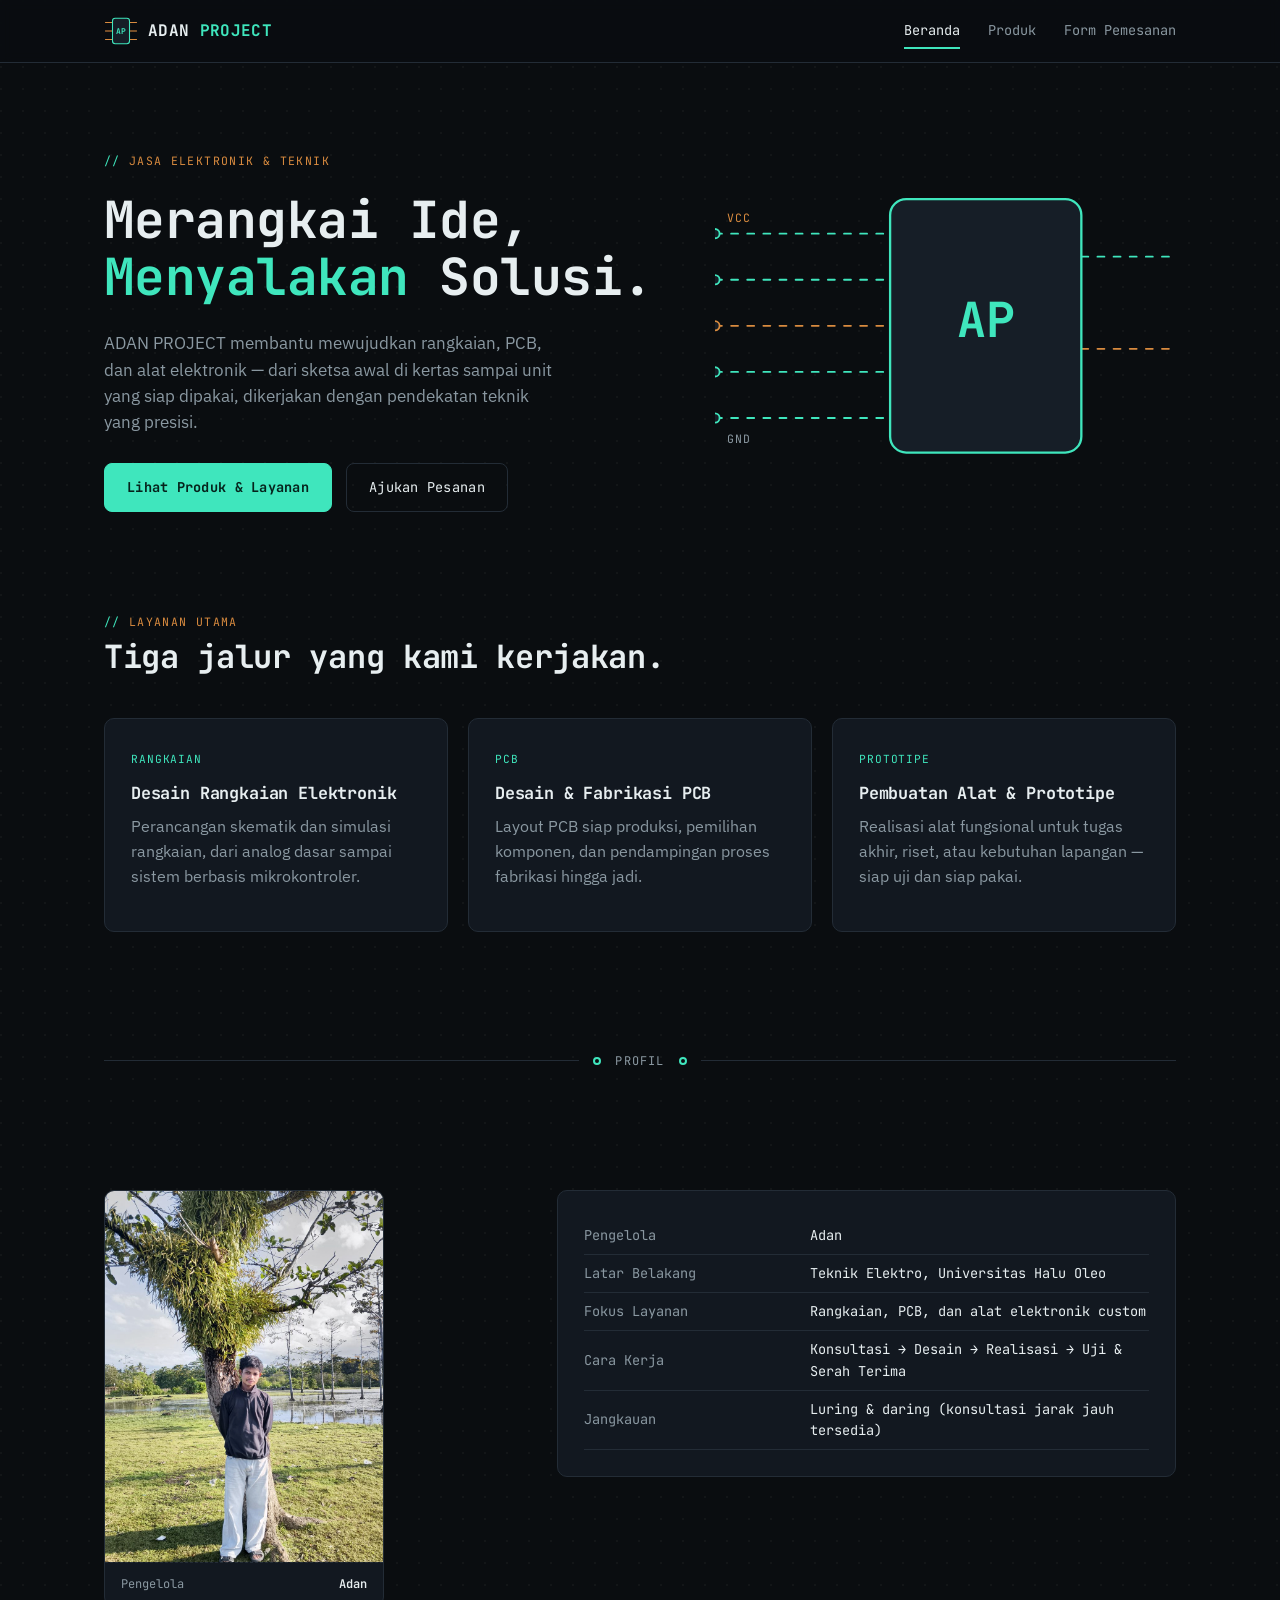
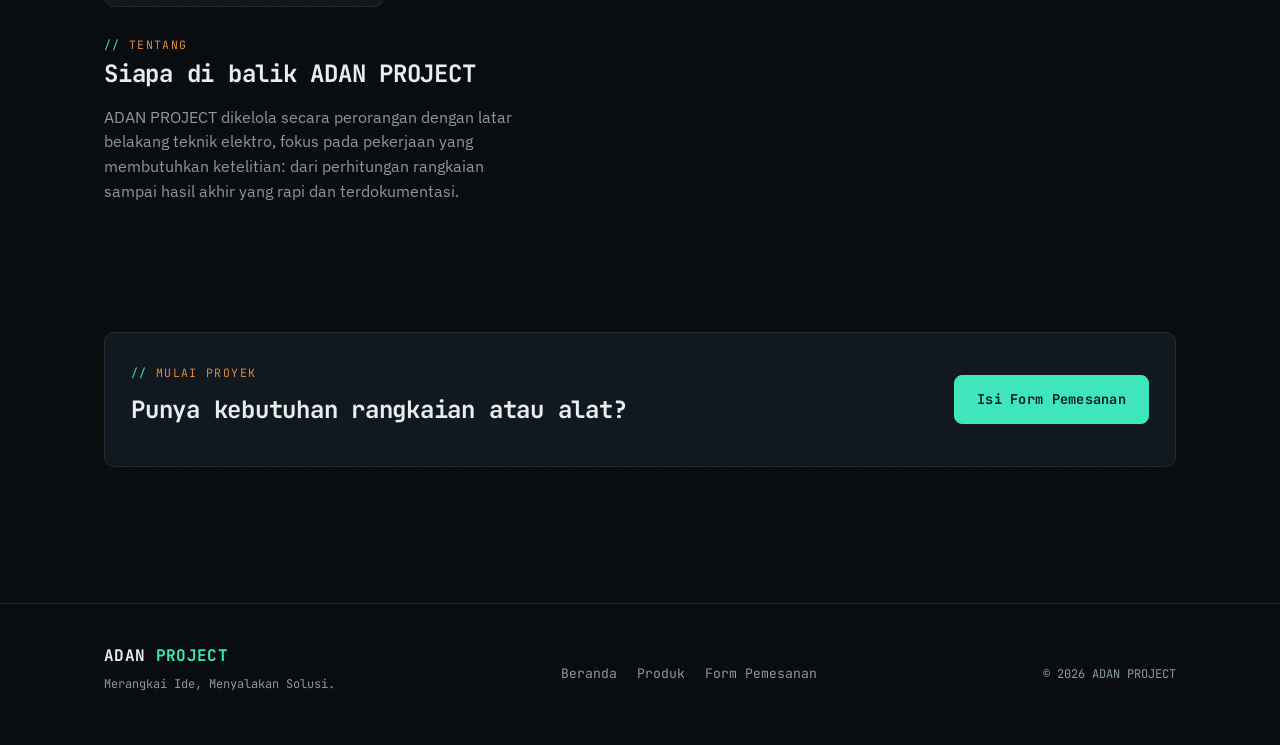
<file: index.html>
<!DOCTYPE html>
<html lang="id">
<head>
<meta charset="UTF-8">
<meta name="viewport" content="width=device-width, initial-scale=1.0">
<title>ADAN PROJECT — Jasa Elektronik &amp; Teknik</title>
<meta name="description" content="ADAN PROJECT — jasa desain rangkaian, PCB, dan pembuatan alat elektronik. Merangkai ide, menyalakan solusi.">
<link rel="preconnect" href="https://fonts.googleapis.com">
<link href="https://fonts.googleapis.com/css2?family=JetBrains+Mono:wght@400;600;700&family=IBM+Plex+Sans:wght@400;500;600&display=swap" rel="stylesheet">
<link rel="stylesheet" href="assets/style.css">
</head>
<body>

<header class="navbar">
  <div class="nav-inner">
    <a class="brand" href="index.html" aria-label="ADAN PROJECT — Beranda">
      <svg class="logo-mark" viewBox="0 0 64 64" width="34" height="34" aria-hidden="true">
        <line class="pin" x1="2" y1="16" x2="16" y2="16"/>
        <line class="pin" x1="2" y1="32" x2="16" y2="32"/>
        <line class="pin" x1="2" y1="48" x2="16" y2="48"/>
        <line class="pin" x1="48" y1="16" x2="62" y2="16"/>
        <line class="pin" x1="48" y1="32" x2="62" y2="32"/>
        <line class="pin" x1="48" y1="48" x2="62" y2="48"/>
        <rect class="body" x="16" y="8" width="32" height="48" rx="5"/>
        <text class="mono" x="32" y="37" font-size="15" text-anchor="middle">AP</text>
      </svg>
      <span class="brand-name">ADAN <span>PROJECT</span></span>
    </a>
    <button class="nav-toggle" aria-label="Buka menu navigasi">≡</button>
    <nav class="nav-links">
      <a href="index.html">Beranda</a>
      <a href="produk.html">Produk</a>
      <a href="pesan.html">Form Pemesanan</a>
    </nav>
  </div>
</header>

<main>
  <section class="hero">
    <div class="wrap hero-grid">
      <div>
        <span class="eyebrow">Jasa Elektronik &amp; Teknik</span>
        <h1>Merangkai Ide,<br><span class="accent">Menyalakan</span> Solusi.</h1>
        <p class="lead">ADAN PROJECT membantu mewujudkan rangkaian, PCB, dan alat elektronik — dari sketsa awal di kertas sampai unit yang siap dipakai, dikerjakan dengan pendekatan teknik yang presisi.</p>
        <div class="cta-row">
          <a class="btn btn-primary" href="produk.html">Lihat Produk &amp; Layanan</a>
          <a class="btn btn-ghost" href="pesan.html">Ajukan Pesanan</a>
        </div>
      </div>
      <div>
        <svg class="circuit-art" viewBox="0 0 400 300" xmlns="http://www.w3.org/2000/svg" role="img" aria-label="Ilustrasi skematik papan sirkuit">
          <path class="trace-line" d="M0,70 L152,70"/>
          <path class="trace-line" d="M0,110 L152,110"/>
          <path class="trace-line copper" d="M0,150 L152,150"/>
          <path class="trace-line" d="M0,190 L152,190"/>
          <path class="trace-line" d="M0,230 L152,230"/>
          <path class="trace-line" d="M318,90 L400,90"/>
          <path class="trace-line copper" d="M318,170 L400,170"/>
          <circle class="node" cx="0" cy="70" r="4"/>
          <circle class="node" cx="0" cy="110" r="4"/>
          <circle class="node copper" cx="0" cy="150" r="4"/>
          <circle class="node" cx="0" cy="190" r="4"/>
          <circle class="node" cx="0" cy="230" r="4"/>
          <rect x="152" y="40" width="166" height="220" rx="14" style="fill:var(--panel-2);stroke:var(--trace);stroke-width:2;"/>
          <text x="235" y="160" text-anchor="middle" style="fill:var(--trace);font-family:var(--font-display);font-weight:700;font-size:42px;">AP</text>
          <text x="10" y="60" style="fill:var(--copper);font-family:var(--font-display);font-size:10px;letter-spacing:1px;">VCC</text>
          <text x="10" y="252" style="fill:var(--muted);font-family:var(--font-display);font-size:10px;letter-spacing:1px;">GND</text>
        </svg>
      </div>
    </div>
  </section>

  <section>
    <div class="wrap">
      <div class="section-head">
        <span class="eyebrow">Layanan Utama</span>
        <h2>Tiga jalur yang kami kerjakan.</h2>
      </div>
      <div class="grid-3">
        <div class="card">
          <span class="tag">Rangkaian</span>
          <h3>Desain Rangkaian Elektronik</h3>
          <p class="muted">Perancangan skematik dan simulasi rangkaian, dari analog dasar sampai sistem berbasis mikrokontroler.</p>
        </div>
        <div class="card">
          <span class="tag">PCB</span>
          <h3>Desain &amp; Fabrikasi PCB</h3>
          <p class="muted">Layout PCB siap produksi, pemilihan komponen, dan pendampingan proses fabrikasi hingga jadi.</p>
        </div>
        <div class="card">
          <span class="tag">Prototipe</span>
          <h3>Pembuatan Alat &amp; Prototipe</h3>
          <p class="muted">Realisasi alat fungsional untuk tugas akhir, riset, atau kebutuhan lapangan — siap uji dan siap pakai.</p>
        </div>
      </div>
    </div>
  </section>

  <div class="wrap">
    <div class="via-divider"><span class="ln"></span><span class="dot"></span><span class="label">Profil</span><span class="dot"></span><span class="ln"></span></div>
  </div>

  <section>
    <div class="wrap about-grid">
      <div>
        <div class="photo-card">
          <img src="assets/owner.jpg" alt="Adan, pengelola ADAN PROJECT" loading="lazy">
          <div class="photo-caption"><span>Pengelola</span><b>Adan</b></div>
        </div>
        <span class="eyebrow">Tentang</span>
        <h2>Siapa di balik ADAN PROJECT</h2>
        <p class="muted">ADAN PROJECT dikelola secara perorangan dengan latar belakang teknik elektro, fokus pada pekerjaan yang membutuhkan ketelitian: dari perhitungan rangkaian sampai hasil akhir yang rapi dan terdokumentasi.</p>
      </div>
      <div class="card">
        <table class="spec-table">
          <tr><td>Pengelola</td><td>Adan</td></tr>
          <tr><td>Latar Belakang</td><td>Teknik Elektro, Universitas Halu Oleo</td></tr>
          <tr><td>Fokus Layanan</td><td>Rangkaian, PCB, dan alat elektronik custom</td></tr>
          <tr><td>Cara Kerja</td><td>Konsultasi → Desain → Realisasi → Uji &amp; Serah Terima</td></tr>
          <tr><td>Jangkauan</td><td>Luring &amp; daring (konsultasi jarak jauh tersedia)</td></tr>
        </table>
      </div>
    </div>
  </section>

  <section>
    <div class="wrap">
      <div class="card" style="display:flex;justify-content:space-between;align-items:center;gap:20px;flex-wrap:wrap;">
        <div>
          <span class="eyebrow">Mulai Proyek</span>
          <h2 style="margin-top:.3em;">Punya kebutuhan rangkaian atau alat?</h2>
        </div>
        <a class="btn btn-primary" href="pesan.html">Isi Form Pemesanan</a>
      </div>
    </div>
  </section>
</main>

<footer>
  <div class="wrap footer-grid">
    <div>
      <div class="brand-name">ADAN <span style="color:var(--trace);">PROJECT</span></div>
      <p class="copyline" style="margin-top:6px;">Merangkai Ide, Menyalakan Solusi.</p>
    </div>
    <nav class="footer-links">
      <a href="index.html">Beranda</a>
      <a href="produk.html">Produk</a>
      <a href="pesan.html">Form Pemesanan</a>
    </nav>
    <div class="copyline">© 2026 ADAN PROJECT</div>
  </div>
</footer>

<script src="assets/script.js"></script>
</body>
</html>
</file>
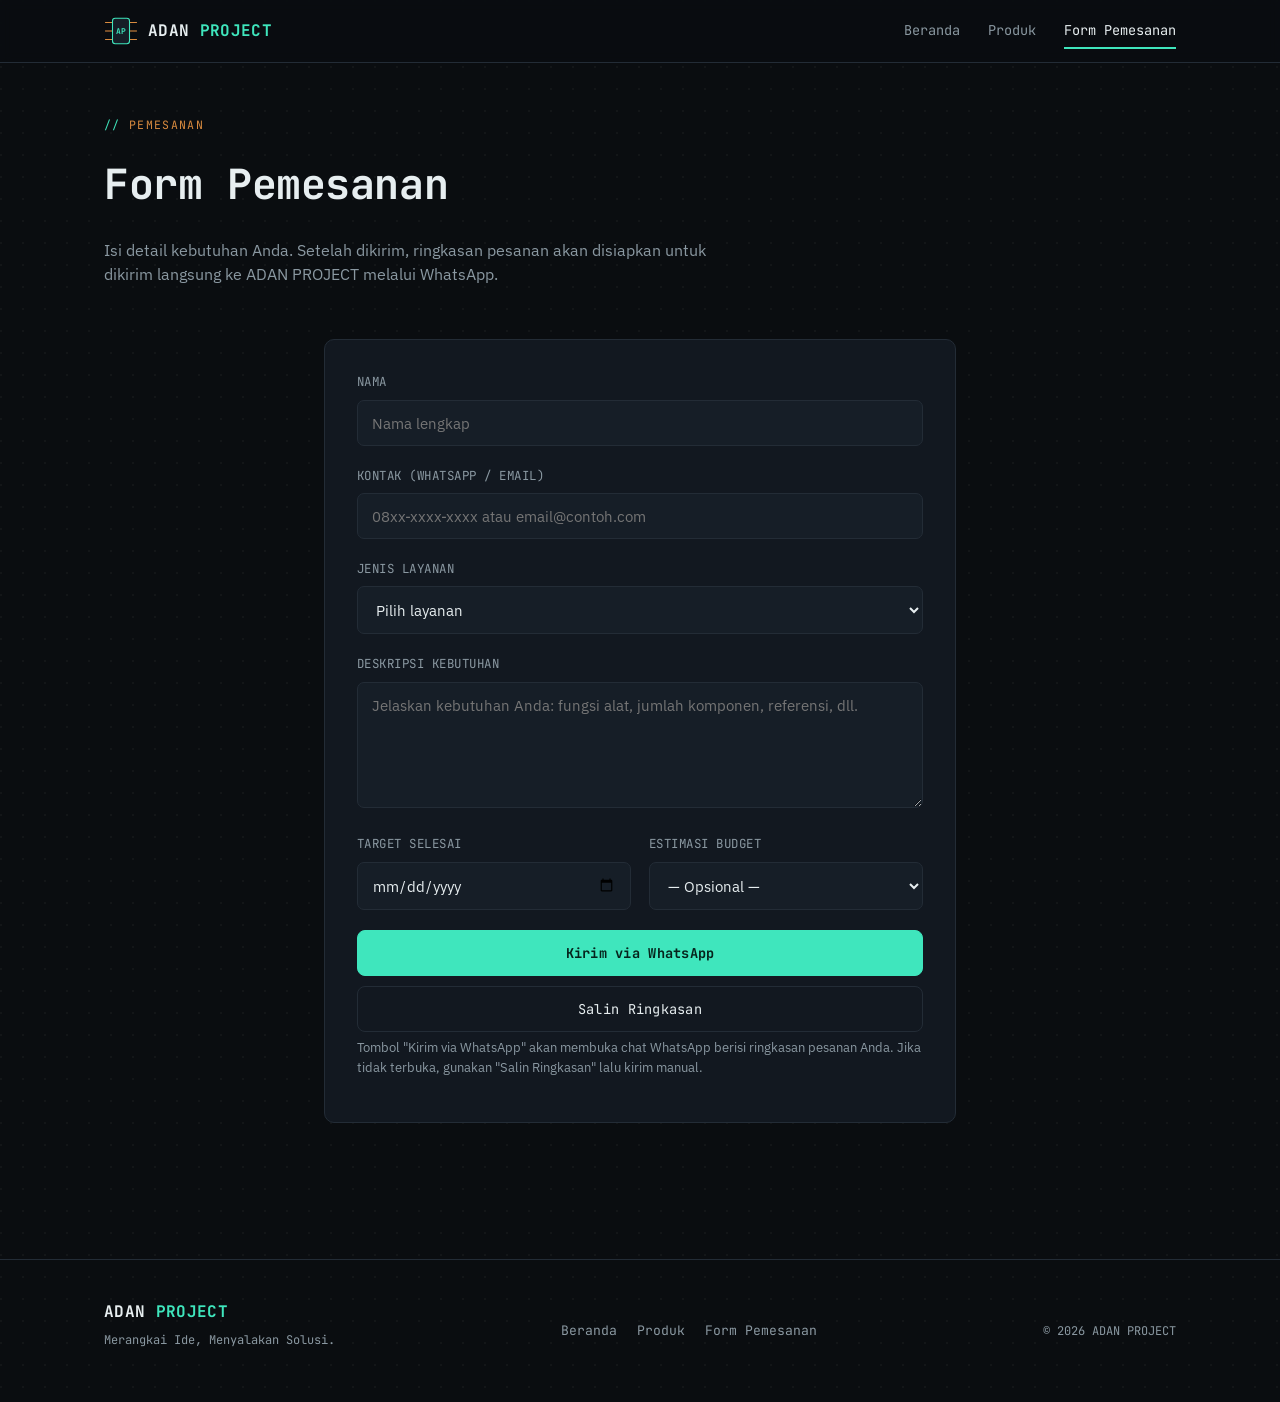
<file: pesan.html>
<!DOCTYPE html>
<html lang="id">
<head>
<meta charset="UTF-8">
<meta name="viewport" content="width=device-width, initial-scale=1.0">
<title>Form Pemesanan — ADAN PROJECT</title>
<meta name="description" content="Form pemesanan layanan ADAN PROJECT — desain rangkaian, PCB, dan pembuatan alat elektronik.">
<link rel="preconnect" href="https://fonts.googleapis.com">
<link href="https://fonts.googleapis.com/css2?family=JetBrains+Mono:wght@400;600;700&family=IBM+Plex+Sans:wght@400;500;600&display=swap" rel="stylesheet">
<link rel="stylesheet" href="assets/style.css">
</head>
<body>

<header class="navbar">
  <div class="nav-inner">
    <a class="brand" href="index.html" aria-label="ADAN PROJECT — Beranda">
      <svg class="logo-mark" viewBox="0 0 64 64" width="34" height="34" aria-hidden="true">
        <line class="pin" x1="2" y1="16" x2="16" y2="16"/>
        <line class="pin" x1="2" y1="32" x2="16" y2="32"/>
        <line class="pin" x1="2" y1="48" x2="16" y2="48"/>
        <line class="pin" x1="48" y1="16" x2="62" y2="16"/>
        <line class="pin" x1="48" y1="32" x2="62" y2="32"/>
        <line class="pin" x1="48" y1="48" x2="62" y2="48"/>
        <rect class="body" x="16" y="8" width="32" height="48" rx="5"/>
        <text class="mono" x="32" y="37" font-size="15" text-anchor="middle">AP</text>
      </svg>
      <span class="brand-name">ADAN <span>PROJECT</span></span>
    </a>
    <button class="nav-toggle" aria-label="Buka menu navigasi">≡</button>
    <nav class="nav-links">
      <a href="index.html">Beranda</a>
      <a href="produk.html">Produk</a>
      <a href="pesan.html">Form Pemesanan</a>
    </nav>
  </div>
</header>

<main>
  <section style="padding-top:48px;padding-bottom:8px;">
    <div class="wrap section-head">
      <span class="eyebrow">Pemesanan</span>
      <h1 style="font-size:clamp(1.8rem,4vw,2.6rem);margin-top:.4em;">Form Pemesanan</h1>
      <p class="muted" style="max-width:62ch;">Isi detail kebutuhan Anda. Setelah dikirim, ringkasan pesanan akan disiapkan untuk dikirim langsung ke ADAN PROJECT melalui WhatsApp.</p>
    </div>
  </section>

  <section style="padding-top:8px;">
    <div class="wrap" style="max-width:680px;">
      <form id="orderForm" class="form-card" novalidate>

        <div class="field">
          <label for="nama">Nama</label>
          <input type="text" id="nama" name="nama" placeholder="Nama lengkap" required>
        </div>

        <div class="field">
          <label for="kontak">Kontak (WhatsApp / Email)</label>
          <input type="text" id="kontak" name="kontak" placeholder="08xx-xxxx-xxxx atau email@contoh.com" required>
        </div>

        <div class="field">
          <label for="layanan">Jenis Layanan</label>
          <select id="layanan" name="layanan" required>
            <option value="" disabled selected>Pilih layanan</option>
            <option value="Desain Rangkaian Elektronik">Desain Rangkaian Elektronik</option>
            <option value="Desain & Fabrikasi PCB">Desain &amp; Fabrikasi PCB</option>
            <option value="Pembuatan Alat / Prototipe">Pembuatan Alat / Prototipe</option>
            <option value="Pemrograman Mikrokontroler">Pemrograman Mikrokontroler</option>
            <option value="Konsultasi & Reparasi Elektronik">Konsultasi &amp; Reparasi Elektronik</option>
            <option value="Lainnya">Lainnya</option>
          </select>
        </div>

        <div class="field">
          <label for="deskripsi">Deskripsi Kebutuhan</label>
          <textarea id="deskripsi" name="deskripsi" rows="5" placeholder="Jelaskan kebutuhan Anda: fungsi alat, jumlah komponen, referensi, dll." required></textarea>
        </div>

        <div class="field-row">
          <div class="field">
            <label for="deadline">Target Selesai</label>
            <input type="date" id="deadline" name="deadline">
          </div>
          <div class="field">
            <label for="budget">Estimasi Budget</label>
            <select id="budget" name="budget">
              <option value="" selected>— Opsional —</option>
              <option value="< Rp200.000">&lt; Rp200.000</option>
              <option value="Rp200.000 – Rp500.000">Rp200.000 – Rp500.000</option>
              <option value="Rp500.000 – Rp1.500.000">Rp500.000 – Rp1.500.000</option>
              <option value="> Rp1.500.000">&gt; Rp1.500.000</option>
              <option value="Belum tahu / minta saran">Belum tahu / minta saran</option>
            </select>
          </div>
        </div>

        <button type="submit" class="btn btn-primary btn-block">Kirim via WhatsApp</button>
        <button type="button" id="copySummaryBtn" class="btn btn-ghost btn-block" style="margin-top:10px;">Salin Ringkasan</button>

        <p class="hint">Tombol "Kirim via WhatsApp" akan membuka chat WhatsApp berisi ringkasan pesanan Anda. Jika tidak terbuka, gunakan "Salin Ringkasan" lalu kirim manual.</p>
        <div id="statusMsg" role="status"></div>
      </form>
    </div>
  </section>
</main>

<footer>
  <div class="wrap footer-grid">
    <div>
      <div class="brand-name">ADAN <span style="color:var(--trace);">PROJECT</span></div>
      <p class="copyline" style="margin-top:6px;">Merangkai Ide, Menyalakan Solusi.</p>
    </div>
    <nav class="footer-links">
      <a href="index.html">Beranda</a>
      <a href="produk.html">Produk</a>
      <a href="pesan.html">Form Pemesanan</a>
    </nav>
    <div class="copyline">© 2026 ADAN PROJECT</div>
  </div>
</footer>

<script src="assets/script.js"></script>
</body>
</html>
</file>
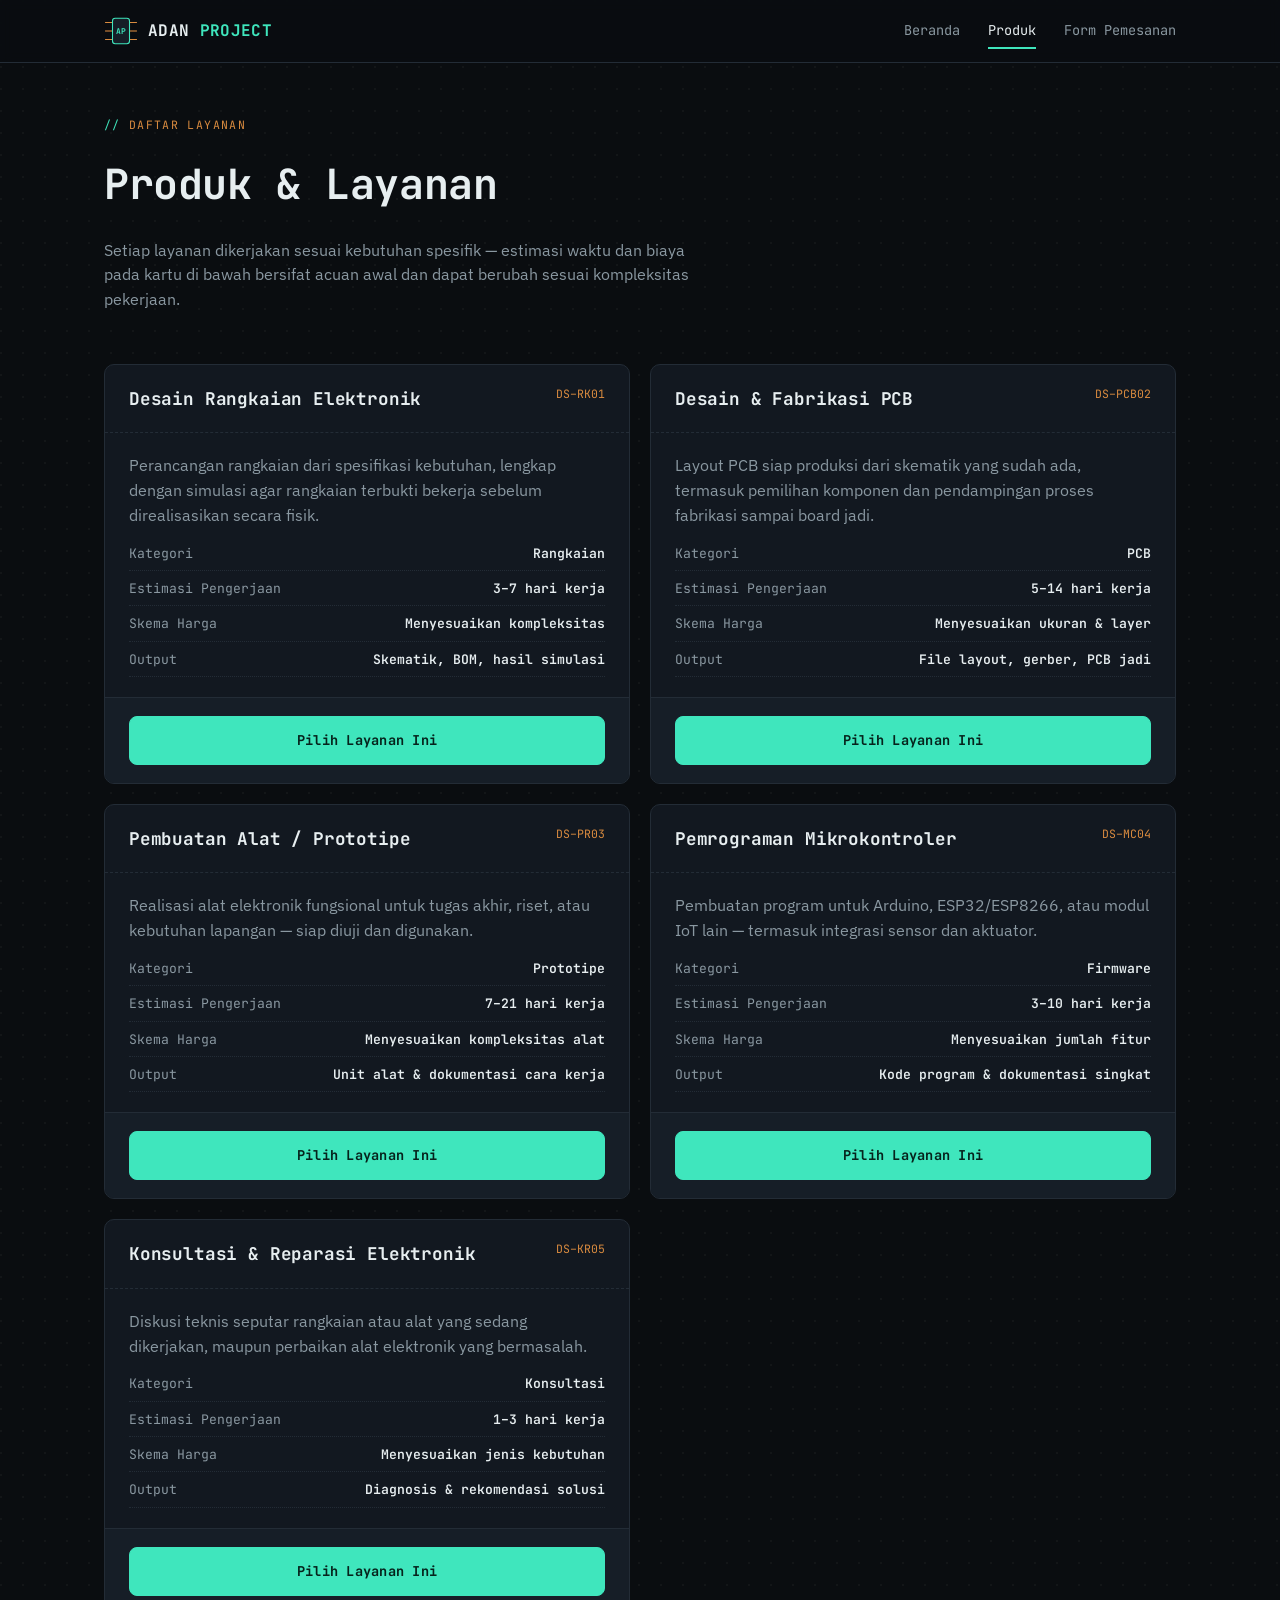
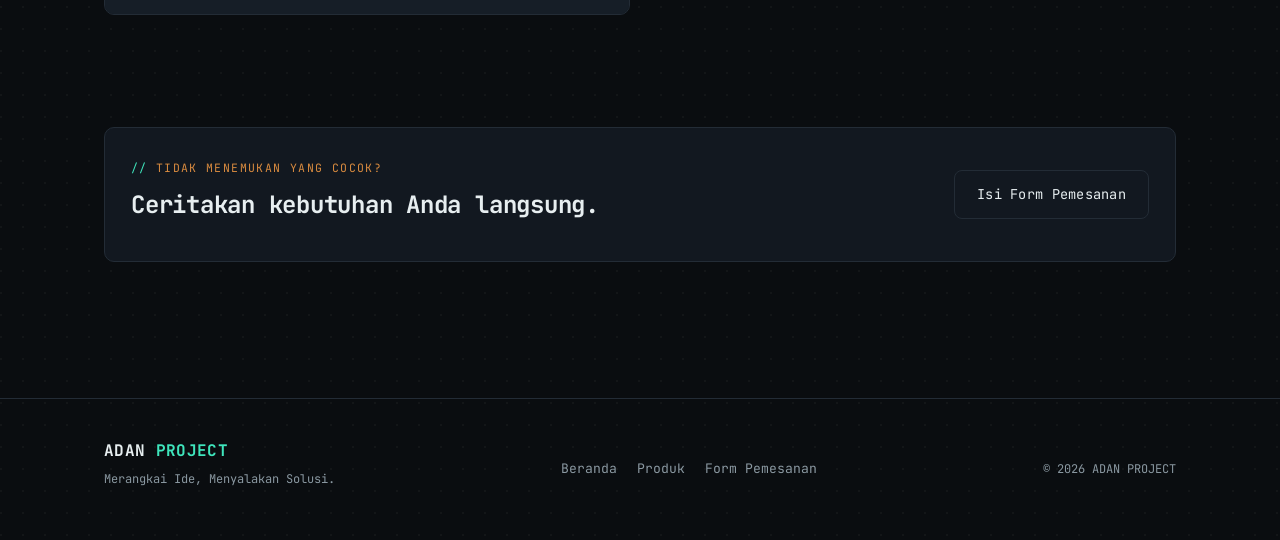
<file: produk.html>
<!DOCTYPE html>
<html lang="id">
<head>
<meta charset="UTF-8">
<meta name="viewport" content="width=device-width, initial-scale=1.0">
<title>Produk &amp; Layanan — ADAN PROJECT</title>
<meta name="description" content="Daftar layanan ADAN PROJECT: desain rangkaian, desain & fabrikasi PCB, pembuatan alat/prototipe, pemrograman mikrokontroler, dan konsultasi.">
<link rel="preconnect" href="https://fonts.googleapis.com">
<link href="https://fonts.googleapis.com/css2?family=JetBrains+Mono:wght@400;600;700&family=IBM+Plex+Sans:wght@400;500;600&display=swap" rel="stylesheet">
<link rel="stylesheet" href="assets/style.css">
</head>
<body>

<header class="navbar">
  <div class="nav-inner">
    <a class="brand" href="index.html" aria-label="ADAN PROJECT — Beranda">
      <svg class="logo-mark" viewBox="0 0 64 64" width="34" height="34" aria-hidden="true">
        <line class="pin" x1="2" y1="16" x2="16" y2="16"/>
        <line class="pin" x1="2" y1="32" x2="16" y2="32"/>
        <line class="pin" x1="2" y1="48" x2="16" y2="48"/>
        <line class="pin" x1="48" y1="16" x2="62" y2="16"/>
        <line class="pin" x1="48" y1="32" x2="62" y2="32"/>
        <line class="pin" x1="48" y1="48" x2="62" y2="48"/>
        <rect class="body" x="16" y="8" width="32" height="48" rx="5"/>
        <text class="mono" x="32" y="37" font-size="15" text-anchor="middle">AP</text>
      </svg>
      <span class="brand-name">ADAN <span>PROJECT</span></span>
    </a>
    <button class="nav-toggle" aria-label="Buka menu navigasi">≡</button>
    <nav class="nav-links">
      <a href="index.html">Beranda</a>
      <a href="produk.html">Produk</a>
      <a href="pesan.html">Form Pemesanan</a>
    </nav>
  </div>
</header>

<main>
  <section style="padding-top:48px;padding-bottom:8px;">
    <div class="wrap section-head">
      <span class="eyebrow">Daftar Layanan</span>
      <h1 style="font-size:clamp(1.8rem,4vw,2.6rem);margin-top:.4em;">Produk &amp; Layanan</h1>
      <p class="muted" style="max-width:62ch;">Setiap layanan dikerjakan sesuai kebutuhan spesifik — estimasi waktu dan biaya pada kartu di bawah bersifat acuan awal dan dapat berubah sesuai kompleksitas pekerjaan.</p>
    </div>
  </section>

  <section style="padding-top:8px;">
    <div class="wrap grid-2">

      <article class="ds-card">
        <div class="ds-head">
          <h3>Desain Rangkaian Elektronik</h3>
          <span class="ds-code">DS–RK01</span>
        </div>
        <div class="ds-body">
          <p class="muted">Perancangan rangkaian dari spesifikasi kebutuhan, lengkap dengan simulasi agar rangkaian terbukti bekerja sebelum direalisasikan secara fisik.</p>
          <ul class="spec-list">
            <li><span>Kategori</span><b>Rangkaian</b></li>
            <li><span>Estimasi Pengerjaan</span><b>3–7 hari kerja</b></li>
            <li><span>Skema Harga</span><b>Menyesuaikan kompleksitas</b></li>
            <li><span>Output</span><b>Skematik, BOM, hasil simulasi</b></li>
          </ul>
        </div>
        <div class="ds-foot">
          <a class="btn btn-primary btn-block" href="pesan.html?layanan=Desain%20Rangkaian%20Elektronik">Pilih Layanan Ini</a>
        </div>
      </article>

      <article class="ds-card">
        <div class="ds-head">
          <h3>Desain &amp; Fabrikasi PCB</h3>
          <span class="ds-code">DS–PCB02</span>
        </div>
        <div class="ds-body">
          <p class="muted">Layout PCB siap produksi dari skematik yang sudah ada, termasuk pemilihan komponen dan pendampingan proses fabrikasi sampai board jadi.</p>
          <ul class="spec-list">
            <li><span>Kategori</span><b>PCB</b></li>
            <li><span>Estimasi Pengerjaan</span><b>5–14 hari kerja</b></li>
            <li><span>Skema Harga</span><b>Menyesuaikan ukuran &amp; layer</b></li>
            <li><span>Output</span><b>File layout, gerber, PCB jadi</b></li>
          </ul>
        </div>
        <div class="ds-foot">
          <a class="btn btn-primary btn-block" href="pesan.html?layanan=Desain%20%26%20Fabrikasi%20PCB">Pilih Layanan Ini</a>
        </div>
      </article>

      <article class="ds-card">
        <div class="ds-head">
          <h3>Pembuatan Alat / Prototipe</h3>
          <span class="ds-code">DS–PR03</span>
        </div>
        <div class="ds-body">
          <p class="muted">Realisasi alat elektronik fungsional untuk tugas akhir, riset, atau kebutuhan lapangan — siap diuji dan digunakan.</p>
          <ul class="spec-list">
            <li><span>Kategori</span><b>Prototipe</b></li>
            <li><span>Estimasi Pengerjaan</span><b>7–21 hari kerja</b></li>
            <li><span>Skema Harga</span><b>Menyesuaikan kompleksitas alat</b></li>
            <li><span>Output</span><b>Unit alat &amp; dokumentasi cara kerja</b></li>
          </ul>
        </div>
        <div class="ds-foot">
          <a class="btn btn-primary btn-block" href="pesan.html?layanan=Pembuatan%20Alat%20%2F%20Prototipe">Pilih Layanan Ini</a>
        </div>
      </article>

      <article class="ds-card">
        <div class="ds-head">
          <h3>Pemrograman Mikrokontroler</h3>
          <span class="ds-code">DS–MC04</span>
        </div>
        <div class="ds-body">
          <p class="muted">Pembuatan program untuk Arduino, ESP32/ESP8266, atau modul IoT lain — termasuk integrasi sensor dan aktuator.</p>
          <ul class="spec-list">
            <li><span>Kategori</span><b>Firmware</b></li>
            <li><span>Estimasi Pengerjaan</span><b>3–10 hari kerja</b></li>
            <li><span>Skema Harga</span><b>Menyesuaikan jumlah fitur</b></li>
            <li><span>Output</span><b>Kode program &amp; dokumentasi singkat</b></li>
          </ul>
        </div>
        <div class="ds-foot">
          <a class="btn btn-primary btn-block" href="pesan.html?layanan=Pemrograman%20Mikrokontroler">Pilih Layanan Ini</a>
        </div>
      </article>

      <article class="ds-card">
        <div class="ds-head">
          <h3>Konsultasi &amp; Reparasi Elektronik</h3>
          <span class="ds-code">DS–KR05</span>
        </div>
        <div class="ds-body">
          <p class="muted">Diskusi teknis seputar rangkaian atau alat yang sedang dikerjakan, maupun perbaikan alat elektronik yang bermasalah.</p>
          <ul class="spec-list">
            <li><span>Kategori</span><b>Konsultasi</b></li>
            <li><span>Estimasi Pengerjaan</span><b>1–3 hari kerja</b></li>
            <li><span>Skema Harga</span><b>Menyesuaikan jenis kebutuhan</b></li>
            <li><span>Output</span><b>Diagnosis &amp; rekomendasi solusi</b></li>
          </ul>
        </div>
        <div class="ds-foot">
          <a class="btn btn-primary btn-block" href="pesan.html?layanan=Konsultasi%20%26%20Reparasi%20Elektronik">Pilih Layanan Ini</a>
        </div>
      </article>

    </div>
  </section>

  <section>
    <div class="wrap">
      <div class="card" style="display:flex;justify-content:space-between;align-items:center;gap:20px;flex-wrap:wrap;">
        <div>
          <span class="eyebrow">Tidak menemukan yang cocok?</span>
          <h2 style="margin-top:.3em;">Ceritakan kebutuhan Anda langsung.</h2>
        </div>
        <a class="btn btn-ghost" href="pesan.html">Isi Form Pemesanan</a>
      </div>
    </div>
  </section>
</main>

<footer>
  <div class="wrap footer-grid">
    <div>
      <div class="brand-name">ADAN <span style="color:var(--trace);">PROJECT</span></div>
      <p class="copyline" style="margin-top:6px;">Merangkai Ide, Menyalakan Solusi.</p>
    </div>
    <nav class="footer-links">
      <a href="index.html">Beranda</a>
      <a href="produk.html">Produk</a>
      <a href="pesan.html">Form Pemesanan</a>
    </nav>
    <div class="copyline">© 2026 ADAN PROJECT</div>
  </div>
</footer>

<script src="assets/script.js"></script>
</body>
</html>
</file>
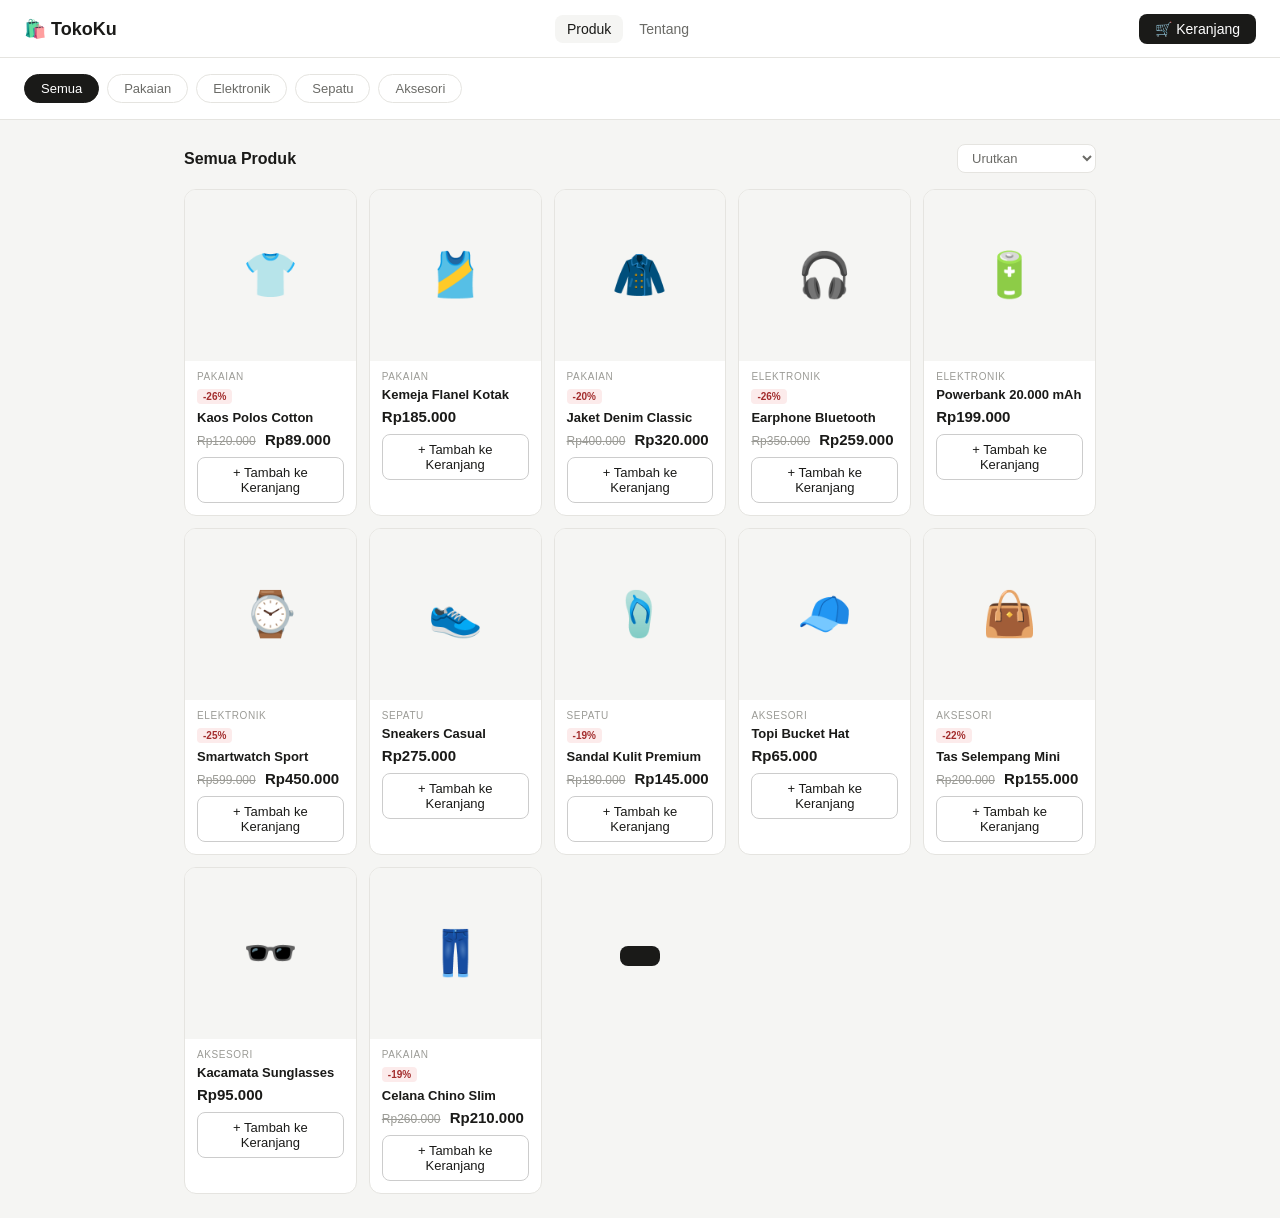
<file: tokoku.html>
<!DOCTYPE html>
<html lang="id">
<head>
<meta charset="UTF-8">
<meta name="viewport" content="width=device-width, initial-scale=1.0">
<title>TokoKu — Belanja Online</title>
<style>
  *{box-sizing:border-box;margin:0;padding:0}
  :root{
    --bg:#f5f5f3;--surface:#fff;--border:#e5e4e0;--border-strong:#ccc;
    --text:#1a1a18;--text-2:#6b6b67;--text-3:#9b9b96;
    --accent:#1a1a18;--accent-fg:#fff;
    --danger:#E24B4A;--danger-bg:#FCEBEB;--danger-text:#A32D2D;
    --success:#3B6D11;--success-bg:#EAF3DE;
    --radius:8px;
  }
  body{font-family:-apple-system,BlinkMacSystemFont,'Segoe UI',sans-serif;background:var(--bg);color:var(--text);min-height:100vh}

  /* ===== HEADER ===== */
  .header{background:var(--surface);border-bottom:1px solid var(--border);padding:0 1.5rem;display:flex;align-items:center;justify-content:space-between;height:58px;position:sticky;top:0;z-index:100}
  .logo{font-size:18px;font-weight:600;text-decoration:none;color:var(--text)}
  .nav-links{display:flex;gap:4px}
  .nav-link{background:none;border:none;padding:6px 12px;border-radius:var(--radius);font-size:14px;cursor:pointer;color:var(--text-2)}
  .nav-link:hover,.nav-link.active{background:var(--bg);color:var(--text)}
  .cart-btn{position:relative;background:var(--text);color:var(--accent-fg);border:none;border-radius:var(--radius);padding:7px 16px;cursor:pointer;font-size:14px;font-weight:500;display:flex;align-items:center;gap:6px}
  .cart-btn:hover{opacity:0.88}
  .cart-badge{background:var(--danger);color:#fff;border-radius:999px;font-size:10px;font-weight:700;padding:1px 5px;position:absolute;top:-6px;right:-6px;min-width:17px;text-align:center}

  /* ===== CATEGORIES ===== */
  .categories{display:flex;gap:8px;padding:1rem 1.5rem;background:var(--surface);border-bottom:1px solid var(--border);overflow-x:auto}
  .categories::-webkit-scrollbar{display:none}
  .cat-btn{white-space:nowrap;padding:6px 16px;border-radius:999px;border:1px solid var(--border);font-size:13px;cursor:pointer;background:none;color:var(--text-2);transition:all 0.12s}
  .cat-btn.active{background:var(--text);color:#fff;border-color:var(--text)}
  .cat-btn:hover:not(.active){background:var(--bg)}

  /* ===== MAIN / CATALOG ===== */
  .page{display:none;padding:1.5rem;max-width:960px;margin:0 auto}
  .page.active{display:block}
  .section-header{display:flex;align-items:center;justify-content:space-between;margin-bottom:1rem}
  .section-title{font-size:16px;font-weight:600}
  .sort-select{font-size:13px;color:var(--text-2);border:1px solid var(--border);border-radius:var(--radius);padding:5px 10px;background:var(--surface);cursor:pointer}
  .products-grid{display:grid;grid-template-columns:repeat(auto-fill,minmax(160px,1fr));gap:12px}
  .product-card{background:var(--surface);border:1px solid var(--border);border-radius:12px;overflow:hidden;cursor:default;transition:border-color 0.12s}
  .product-card:hover{border-color:var(--border-strong)}
  .product-img{width:100%;aspect-ratio:1;display:flex;align-items:center;justify-content:center;font-size:44px;background:var(--bg)}
  .product-info{padding:10px 12px 12px}
  .product-cat{font-size:10px;text-transform:uppercase;letter-spacing:0.6px;color:var(--text-3);margin-bottom:4px}
  .product-name{font-size:13px;font-weight:600;line-height:1.4;margin-bottom:4px}
  .badge-diskon{display:inline-block;background:var(--danger-bg);color:var(--danger-text);font-size:10px;font-weight:600;padding:2px 6px;border-radius:4px;margin-bottom:5px}
  .product-price{font-size:15px;font-weight:600;margin-bottom:9px}
  .product-price .old{font-size:12px;color:var(--text-3);text-decoration:line-through;margin-right:5px;font-weight:400}
  .add-btn{width:100%;padding:7px;border-radius:var(--radius);border:1px solid var(--border-strong);background:none;font-size:13px;cursor:pointer;color:var(--text);font-weight:500;display:flex;align-items:center;justify-content:center;gap:5px;transition:all 0.12s}
  .add-btn:hover{background:var(--bg)}
  .add-btn.added{background:var(--text);color:#fff;border-color:var(--text)}

  /* ===== CART DRAWER ===== */
  .overlay{position:fixed;inset:0;background:rgba(0,0,0,0.28);z-index:200;display:none}
  .overlay.open{display:block}
  .drawer{position:fixed;top:0;right:0;bottom:0;width:340px;background:var(--surface);border-left:1px solid var(--border);z-index:300;transform:translateX(100%);transition:transform 0.22s ease;display:flex;flex-direction:column}
  .drawer.open{transform:translateX(0)}
  .drawer-head{padding:1rem 1.25rem;border-bottom:1px solid var(--border);display:flex;align-items:center;justify-content:space-between}
  .drawer-head h2{font-size:16px;font-weight:600}
  .close-btn{background:none;border:none;cursor:pointer;font-size:22px;color:var(--text-2);line-height:1;padding:2px}
  .drawer-body{flex:1;overflow-y:auto;padding:0.75rem 1.25rem}
  .cart-item{display:flex;gap:10px;padding:10px 0;border-bottom:1px solid var(--border)}
  .ci-img{width:52px;height:52px;background:var(--bg);border-radius:8px;display:flex;align-items:center;justify-content:center;font-size:26px;flex-shrink:0}
  .ci-info{flex:1;min-width:0}
  .ci-name{font-size:13px;font-weight:600;margin-bottom:2px;white-space:nowrap;overflow:hidden;text-overflow:ellipsis}
  .ci-price{font-size:12px;color:var(--text-2);margin-bottom:6px}
  .qty-ctrl{display:flex;align-items:center;gap:8px}
  .qty-btn{width:26px;height:26px;border-radius:5px;border:1px solid var(--border-strong);background:none;cursor:pointer;font-size:15px;display:flex;align-items:center;justify-content:center;color:var(--text)}
  .qty-btn:hover{background:var(--bg)}
  .qty-num{font-size:13px;font-weight:600;min-width:18px;text-align:center}
  .remove-btn{background:none;border:none;cursor:pointer;color:var(--text-3);font-size:18px;padding:4px;flex-shrink:0}
  .remove-btn:hover{color:var(--danger)}
  .empty-cart{text-align:center;padding:3rem 1rem;color:var(--text-3)}
  .empty-cart .e-icon{font-size:40px;margin-bottom:10px}
  .drawer-foot{padding:1rem 1.25rem;border-top:1px solid var(--border)}
  .total-row{display:flex;justify-content:space-between;align-items:center;margin-bottom:12px}
  .total-lbl{font-size:14px;color:var(--text-2)}
  .total-val{font-size:19px;font-weight:700}
  .checkout-btn{width:100%;padding:12px;background:var(--text);color:#fff;border:none;border-radius:var(--radius);font-size:14px;font-weight:600;cursor:pointer;display:flex;align-items:center;justify-content:center;gap:7px}
  .checkout-btn:hover{opacity:0.88}

  /* ===== CHECKOUT PAGE ===== */
  .checkout-layout{display:grid;grid-template-columns:1fr 340px;gap:1.5rem;align-items:start}
  @media(max-width:680px){.checkout-layout{grid-template-columns:1fr}}
  .card{background:var(--surface);border:1px solid var(--border);border-radius:12px;padding:1.25rem}
  .card+.card{margin-top:1rem}
  .card-title{font-size:14px;font-weight:700;margin-bottom:1rem;padding-bottom:0.75rem;border-bottom:1px solid var(--border);text-transform:uppercase;letter-spacing:0.4px;color:var(--text-2)}
  .form-row{display:grid;gap:10px;margin-bottom:10px}
  .form-row.two{grid-template-columns:1fr 1fr}
  .form-group{display:flex;flex-direction:column;gap:5px}
  .form-group label{font-size:12px;font-weight:600;color:var(--text-2);text-transform:uppercase;letter-spacing:0.4px}
  .form-group input,.form-group select,.form-group textarea{border:1px solid var(--border);border-radius:var(--radius);padding:9px 12px;font-size:14px;background:var(--surface);color:var(--text);font-family:inherit;outline:none;transition:border-color 0.12s}
  .form-group input:focus,.form-group select:focus,.form-group textarea:focus{border-color:var(--text)}
  .form-group textarea{resize:vertical;min-height:70px}
  .payment-options{display:grid;gap:8px}
  .pay-option{display:flex;align-items:center;gap:12px;padding:12px;border:1px solid var(--border);border-radius:var(--radius);cursor:pointer;transition:border-color 0.12s}
  .pay-option:hover{border-color:var(--border-strong)}
  .pay-option.selected{border-color:var(--text);background:var(--bg)}
  .pay-icon{font-size:24px;width:36px;text-align:center}
  .pay-label{font-size:14px;font-weight:500}
  .pay-desc{font-size:12px;color:var(--text-2)}
  .pay-radio{margin-left:auto;width:16px;height:16px;accent-color:var(--text)}

  /* Order summary */
  .order-item{display:flex;gap:10px;align-items:center;padding:8px 0;border-bottom:1px solid var(--border)}
  .order-item:last-child{border-bottom:none}
  .oi-img{font-size:22px;width:38px;height:38px;background:var(--bg);border-radius:6px;display:flex;align-items:center;justify-content:center;flex-shrink:0}
  .oi-name{font-size:13px;font-weight:500;flex:1}
  .oi-qty{font-size:12px;color:var(--text-3)}
  .oi-price{font-size:13px;font-weight:600;white-space:nowrap}
  .summary-rows{margin-top:12px;border-top:1px solid var(--border);padding-top:12px}
  .sum-row{display:flex;justify-content:space-between;font-size:13px;color:var(--text-2);margin-bottom:6px}
  .sum-row.total{font-size:16px;font-weight:700;color:var(--text);margin-top:10px;padding-top:10px;border-top:1px solid var(--border)}
  .place-btn{width:100%;padding:13px;background:var(--text);color:#fff;border:none;border-radius:var(--radius);font-size:15px;font-weight:600;cursor:pointer;margin-top:14px}
  .place-btn:hover{opacity:0.88}
  .back-link{background:none;border:none;color:var(--text-2);font-size:13px;cursor:pointer;display:flex;align-items:center;gap:4px;margin-bottom:1.25rem;padding:0}
  .back-link:hover{color:var(--text)}

  /* ===== SUCCESS PAGE ===== */
  .success-page{text-align:center;padding:3rem 1rem;max-width:480px;margin:0 auto}
  .success-icon{font-size:56px;margin-bottom:1rem}
  .success-title{font-size:22px;font-weight:700;margin-bottom:8px}
  .success-sub{font-size:15px;color:var(--text-2);margin-bottom:2rem;line-height:1.6}
  .order-number{background:var(--success-bg);color:var(--success);border-radius:var(--radius);padding:12px 20px;display:inline-block;font-size:14px;font-weight:600;margin-bottom:2rem}
  .back-home-btn{padding:11px 28px;background:var(--text);color:#fff;border:none;border-radius:var(--radius);font-size:14px;font-weight:600;cursor:pointer}

  /* ===== TOAST ===== */
  .toast{position:fixed;bottom:24px;left:50%;transform:translateX(-50%) translateY(90px);background:var(--text);color:#fff;padding:10px 20px;border-radius:var(--radius);font-size:13px;z-index:999;transition:transform 0.2s ease;pointer-events:none;white-space:nowrap}
  .toast.show{transform:translateX(-50%) translateY(0)}

  /* ===== RESPONSIVE ===== */
  @media(max-width:540px){
    .header{padding:0 1rem}
    .logo{font-size:16px}
    .nav-links{display:none}
    .page{padding:1rem}
    .products-grid{grid-template-columns:repeat(2,1fr)}
    .drawer{width:100%}
    .form-row.two{grid-template-columns:1fr}
  }
</style>
</head>
<body>

<!-- HEADER -->
<header class="header">
  <a class="logo" href="#" onclick="showPage('catalog');return false">🛍️ TokoKu</a>
  <nav class="nav-links">
    <button class="nav-link active" id="nav-catalog" onclick="showPage('catalog')">Produk</button>
    <button class="nav-link" id="nav-about" onclick="showPage('catalog')">Tentang</button>
  </nav>
  <button class="cart-btn" onclick="toggleCart()">
    🛒 Keranjang
    <span class="cart-badge" id="cartBadge" style="display:none">0</span>
  </button>
</header>

<!-- CATEGORIES (only on catalog) -->
<div class="categories" id="catBar">
  <button class="cat-btn active" onclick="filterCat(this,'semua')">Semua</button>
  <button class="cat-btn" onclick="filterCat(this,'pakaian')">Pakaian</button>
  <button class="cat-btn" onclick="filterCat(this,'elektronik')">Elektronik</button>
  <button class="cat-btn" onclick="filterCat(this,'sepatu')">Sepatu</button>
  <button class="cat-btn" onclick="filterCat(this,'aksesori')">Aksesori</button>
</div>

<!-- PAGE: CATALOG -->
<div class="page active" id="page-catalog">
  <div class="section-header">
    <span class="section-title" id="sectionTitle">Semua Produk</span>
    <select class="sort-select" onchange="sortProducts(this.value)">
      <option value="default">Urutkan</option>
      <option value="low">Harga: Terendah</option>
      <option value="high">Harga: Tertinggi</option>
      <option value="sale">Diskon</option>
    </select>
  </div>
  <div class="products-grid" id="productsGrid"></div>
</div>

<!-- PAGE: CHECKOUT -->
<div class="page" id="page-checkout">
  <button class="back-link" onclick="showPage('catalog')">← Kembali belanja</button>
  <div class="checkout-layout">
    <div>
      <!-- FORM PENGIRIMAN -->
      <div class="card">
        <div class="card-title">📦 Informasi Pengiriman</div>
        <div class="form-row two">
          <div class="form-group">
            <label>Nama Depan</label>
            <input type="text" id="fFirstName" placeholder="Budi">
          </div>
          <div class="form-group">
            <label>Nama Belakang</label>
            <input type="text" id="fLastName" placeholder="Santoso">
          </div>
        </div>
        <div class="form-row">
          <div class="form-group">
            <label>Nomor HP</label>
            <input type="tel" id="fPhone" placeholder="08xxxxxxxxxx">
          </div>
          <div class="form-group">
            <label>Email</label>
            <input type="email" id="fEmail" placeholder="nama@email.com">
          </div>
        </div>
        <div class="form-row">
          <div class="form-group">
            <label>Alamat Lengkap</label>
            <textarea id="fAddress" placeholder="Jl. Contoh No. 10, RT 01/RW 02"></textarea>
          </div>
        </div>
        <div class="form-row two">
          <div class="form-group">
            <label>Kota</label>
            <input type="text" id="fCity" placeholder="Kendari">
          </div>
          <div class="form-group">
            <label>Kode Pos</label>
            <input type="text" id="fZip" placeholder="93111">
          </div>
        </div>
        <div class="form-row">
          <div class="form-group">
            <label>Provinsi</label>
            <select id="fProvince">
              <option value="">Pilih provinsi...</option>
              <option>Aceh</option><option>Bali</option><option>Banten</option>
              <option>Bengkulu</option><option>DI Yogyakarta</option><option>DKI Jakarta</option>
              <option>Gorontalo</option><option>Jambi</option><option>Jawa Barat</option>
              <option>Jawa Tengah</option><option>Jawa Timur</option><option>Kalimantan Barat</option>
              <option>Kalimantan Selatan</option><option>Kalimantan Tengah</option>
              <option>Kalimantan Timur</option><option>Kalimantan Utara</option>
              <option>Kepulauan Bangka Belitung</option><option>Kepulauan Riau</option>
              <option>Lampung</option><option>Maluku</option><option>Maluku Utara</option>
              <option>Nusa Tenggara Barat</option><option>Nusa Tenggara Timur</option>
              <option>Papua</option><option>Papua Barat</option><option>Riau</option>
              <option>Sulawesi Barat</option><option>Sulawesi Selatan</option>
              <option selected>Sulawesi Tenggara</option><option>Sulawesi Tengah</option>
              <option>Sulawesi Utara</option><option>Sumatera Barat</option>
              <option>Sumatera Selatan</option><option>Sumatera Utara</option>
            </select>
          </div>
        </div>
      </div>

      <!-- PENGIRIMAN -->
      <div class="card">
        <div class="card-title">🚚 Metode Pengiriman</div>
        <div class="payment-options" id="shippingOptions">
          <label class="pay-option selected" onclick="selectShipping(this,15000)">
            <span class="pay-icon">📦</span>
            <div><div class="pay-label">JNE Reguler</div><div class="pay-desc">2–5 hari kerja</div></div>
            <span style="margin-left:auto;font-size:14px;font-weight:600">Rp15.000</span>
            <input type="radio" name="shipping" class="pay-radio" checked>
          </label>
          <label class="pay-option" onclick="selectShipping(this,25000)">
            <span class="pay-icon">⚡</span>
            <div><div class="pay-label">JNE YES (Yakin Esok Sampai)</div><div class="pay-desc">1 hari kerja</div></div>
            <span style="margin-left:auto;font-size:14px;font-weight:600">Rp25.000</span>
            <input type="radio" name="shipping" class="pay-radio">
          </label>
          <label class="pay-option" onclick="selectShipping(this,10000)">
            <span class="pay-icon">🏍️</span>
            <div><div class="pay-label">Gosend / Grab Instant</div><div class="pay-desc">Hari yang sama (dalam kota)</div></div>
            <span style="margin-left:auto;font-size:14px;font-weight:600">Rp10.000</span>
            <input type="radio" name="shipping" class="pay-radio">
          </label>
        </div>
      </div>

      <!-- METODE PEMBAYARAN -->
      <div class="card">
        <div class="card-title">💳 Metode Pembayaran</div>
        <div class="payment-options" id="paymentOptions">
          <label class="pay-option selected" onclick="selectPayment(this)">
            <span class="pay-icon">🏦</span>
            <div><div class="pay-label">Transfer Bank</div><div class="pay-desc">BCA, Mandiri, BNI, BRI</div></div>
            <input type="radio" name="payment" class="pay-radio" checked>
          </label>
          <label class="pay-option" onclick="selectPayment(this)">
            <span class="pay-icon">💚</span>
            <div><div class="pay-label">GoPay / OVO / DANA</div><div class="pay-desc">Dompet digital</div></div>
            <input type="radio" name="payment" class="pay-radio">
          </label>
          <label class="pay-option" onclick="selectPayment(this)">
            <span class="pay-icon">🏪</span>
            <div><div class="pay-label">Bayar di Minimarket</div><div class="pay-desc">Indomaret / Alfamart</div></div>
            <input type="radio" name="payment" class="pay-radio">
          </label>
          <label class="pay-option" onclick="selectPayment(this)">
            <span class="pay-icon">💵</span>
            <div><div class="pay-label">Bayar di Tempat (COD)</div><div class="pay-desc">Bayar saat barang tiba</div></div>
            <input type="radio" name="payment" class="pay-radio">
          </label>
        </div>
      </div>
    </div>

    <!-- ORDER SUMMARY SIDEBAR -->
    <div>
      <div class="card" style="position:sticky;top:74px">
        <div class="card-title">🧾 Ringkasan Pesanan</div>
        <div id="orderItems"></div>
        <div class="summary-rows">
          <div class="sum-row"><span>Subtotal</span><span id="sumSubtotal">Rp0</span></div>
          <div class="sum-row"><span>Ongkos Kirim</span><span id="sumShipping">Rp15.000</span></div>
          <div class="sum-row"><span>Diskon</span><span id="sumDiscount" style="color:var(--danger)">-Rp0</span></div>
          <div class="sum-row total"><span>Total</span><span id="sumTotal">Rp0</span></div>
        </div>
        <button class="place-btn" onclick="placeOrder()">✅ Buat Pesanan</button>
      </div>
    </div>
  </div>
</div>

<!-- PAGE: SUCCESS -->
<div class="page" id="page-success">
  <div class="success-page">
    <div class="success-icon">🎉</div>
    <div class="success-title">Pesanan Berhasil!</div>
    <div class="success-sub">Terima kasih sudah berbelanja di TokoKu.<br>Kami akan segera memproses pesananmu.</div>
    <div class="order-number" id="orderNumber">No. Pesanan: #TK-000000</div>
    <br>
    <button class="back-home-btn" onclick="resetAndGoHome()">🛍️ Belanja Lagi</button>
  </div>
</div>

<!-- CART DRAWER -->
<div class="overlay" id="overlay" onclick="toggleCart()"></div>
<div class="drawer" id="drawer">
  <div class="drawer-head">
    <h2>Keranjang Belanja</h2>
    <button class="close-btn" onclick="toggleCart()">×</button>
  </div>
  <div class="drawer-body" id="cartBody"></div>
  <div class="drawer-foot" id="cartFoot" style="display:none">
    <div class="total-row">
      <span class="total-lbl">Total</span>
      <span class="total-val" id="drawerTotal">Rp0</span>
    </div>
    <button class="checkout-btn" onclick="goCheckout()">Lanjut ke Pembayaran →</button>
  </div>
</div>

<div class="toast" id="toast"></div>

<script>
const products = [
  {id:1,name:'Kaos Polos Cotton',cat:'pakaian',emoji:'👕',price:89000,oldPrice:120000},
  {id:2,name:'Kemeja Flanel Kotak',cat:'pakaian',emoji:'🎽',price:185000,oldPrice:null},
  {id:3,name:'Jaket Denim Classic',cat:'pakaian',emoji:'🧥',price:320000,oldPrice:400000},
  {id:4,name:'Earphone Bluetooth',cat:'elektronik',emoji:'🎧',price:259000,oldPrice:350000},
  {id:5,name:'Powerbank 20.000 mAh',cat:'elektronik',emoji:'🔋',price:199000,oldPrice:null},
  {id:6,name:'Smartwatch Sport',cat:'elektronik',emoji:'⌚',price:450000,oldPrice:599000},
  {id:7,name:'Sneakers Casual',cat:'sepatu',emoji:'👟',price:275000,oldPrice:null},
  {id:8,name:'Sandal Kulit Premium',cat:'sepatu',emoji:'🩴',price:145000,oldPrice:180000},
  {id:9,name:'Topi Bucket Hat',cat:'aksesori',emoji:'🧢',price:65000,oldPrice:null},
  {id:10,name:'Tas Selempang Mini',cat:'aksesori',emoji:'👜',price:155000,oldPrice:200000},
  {id:11,name:'Kacamata Sunglasses',cat:'aksesori',emoji:'🕶️',price:95000,oldPrice:null},
  {id:12,name:'Celana Chino Slim',cat:'pakaian',emoji:'👖',price:210000,oldPrice:260000},
];

let cart = {};
let currentCat = 'semua';
let currentSort = 'default';
let shippingCost = 15000;

function fmt(n){return'Rp'+n.toLocaleString('id-ID')}

// ===== PAGES =====
function showPage(name){
  document.querySelectorAll('.page').forEach(p=>p.classList.remove('active'));
  document.getElementById('page-'+name).classList.add('active');
  document.getElementById('catBar').style.display = name==='catalog'?'flex':'none';
  if(name==='checkout') renderCheckout();
}

// ===== CATALOG =====
function getFiltered(){
  let p=[...products];
  if(currentCat!=='semua') p=p.filter(x=>x.cat===currentCat);
  if(currentSort==='low') p.sort((a,b)=>a.price-b.price);
  else if(currentSort==='high') p.sort((a,b)=>b.price-a.price);
  else if(currentSort==='sale') p=p.filter(x=>x.oldPrice).concat(p.filter(x=>!x.oldPrice));
  return p;
}

function renderProducts(){
  const grid=document.getElementById('productsGrid');
  grid.innerHTML=getFiltered().map(pr=>{
    const inCart=cart[pr.id]>0;
    const disc=pr.oldPrice?Math.round((1-pr.price/pr.oldPrice)*100):0;
    return`<div class="product-card">
      <div class="product-img">${pr.emoji}</div>
      <div class="product-info">
        <div class="product-cat">${pr.cat}</div>
        ${disc?`<div class="badge-diskon">-${disc}%</div>`:''}
        <div class="product-name">${pr.name}</div>
        <div class="product-price">${pr.oldPrice?`<span class="old">${fmt(pr.oldPrice)}</span>`:''} ${fmt(pr.price)}</div>
        <button class="add-btn${inCart?' added':''}" onclick="addToCart(${pr.id})">
          ${inCart?'✓ Ditambahkan':'+ Tambah ke Keranjang'}
        </button>
      </div>
    </div>`;
  }).join('');
}

function addToCart(id){
  const pr=products.find(p=>p.id===id);
  cart[id]=(cart[id]||0)+1;
  renderProducts(); updateBadge(); renderCartDrawer();
  showToast(pr.emoji+' '+pr.name+' ditambahkan!');
}

function updateBadge(){
  const total=Object.values(cart).reduce((a,b)=>a+b,0);
  const b=document.getElementById('cartBadge');
  b.textContent=total; b.style.display=total?'':'none';
}

function filterCat(btn,cat){
  currentCat=cat;
  document.querySelectorAll('.cat-btn').forEach(b=>b.classList.remove('active'));
  btn.classList.add('active');
  const titles={semua:'Semua Produk',pakaian:'Pakaian',elektronik:'Elektronik',sepatu:'Sepatu',aksesori:'Aksesori'};
  document.getElementById('sectionTitle').textContent=titles[cat];
  renderProducts();
}

function sortProducts(v){currentSort=v;renderProducts();}

// ===== CART DRAWER =====
function toggleCart(){
  document.getElementById('drawer').classList.toggle('open');
  document.getElementById('overlay').classList.toggle('open');
  renderCartDrawer();
}

function renderCartDrawer(){
  const body=document.getElementById('cartBody');
  const foot=document.getElementById('cartFoot');
  const keys=Object.keys(cart).filter(k=>cart[k]>0);
  if(!keys.length){
    body.innerHTML=`<div class="empty-cart"><div class="e-icon">🛒</div><div style="font-size:14px;font-weight:500">Keranjang masih kosong</div><div style="font-size:12px;margin-top:4px">Yuk tambahkan produk favoritmu!</div></div>`;
    foot.style.display='none'; return;
  }
  let total=0;
  body.innerHTML=keys.map(k=>{
    const pr=products.find(p=>p.id==k);
    total+=pr.price*cart[k];
    return`<div class="cart-item">
      <div class="ci-img">${pr.emoji}</div>
      <div class="ci-info">
        <div class="ci-name">${pr.name}</div>
        <div class="ci-price">${fmt(pr.price)}</div>
        <div class="qty-ctrl">
          <button class="qty-btn" onclick="changeQty(${k},-1)">−</button>
          <span class="qty-num">${cart[k]}</span>
          <button class="qty-btn" onclick="changeQty(${k},1)">+</button>
        </div>
      </div>
      <button class="remove-btn" onclick="removeItem(${k})" title="Hapus">×</button>
    </div>`;
  }).join('');
  document.getElementById('drawerTotal').textContent=fmt(total);
  foot.style.display='block';
}

function changeQty(id,delta){
  cart[id]=(cart[id]||0)+delta;
  if(cart[id]<=0) delete cart[id];
  updateBadge(); renderProducts(); renderCartDrawer();
}

function removeItem(id){delete cart[id]; updateBadge(); renderProducts(); renderCartDrawer();}

function goCheckout(){
  document.getElementById('drawer').classList.remove('open');
  document.getElementById('overlay').classList.remove('open');
  showPage('checkout');
}

// ===== CHECKOUT =====
function renderCheckout(){
  const keys=Object.keys(cart).filter(k=>cart[k]>0);
  let subtotal=0;
  let discount=0;
  document.getElementById('orderItems').innerHTML=keys.map(k=>{
    const pr=products.find(p=>p.id==k);
    const itemTotal=pr.price*cart[k];
    subtotal+=itemTotal;
    if(pr.oldPrice) discount+=(pr.oldPrice-pr.price)*cart[k];
    return`<div class="order-item">
      <div class="oi-img">${pr.emoji}</div>
      <div class="oi-name">${pr.name} <span class="oi-qty">x${cart[k]}</span></div>
      <div class="oi-price">${fmt(itemTotal)}</div>
    </div>`;
  }).join('');
  document.getElementById('sumSubtotal').textContent=fmt(subtotal);
  document.getElementById('sumShipping').textContent=fmt(shippingCost);
  document.getElementById('sumDiscount').textContent='-'+fmt(discount);
  document.getElementById('sumTotal').textContent=fmt(subtotal+shippingCost-discount);
}

function selectShipping(el,cost){
  document.querySelectorAll('#shippingOptions .pay-option').forEach(o=>o.classList.remove('selected'));
  el.classList.add('selected');
  shippingCost=cost;
  renderCheckout();
}

function selectPayment(el){
  document.querySelectorAll('#paymentOptions .pay-option').forEach(o=>o.classList.remove('selected'));
  el.classList.add('selected');
}

function placeOrder(){
  const name=document.getElementById('fFirstName').value.trim();
  const phone=document.getElementById('fPhone').value.trim();
  const address=document.getElementById('fAddress').value.trim();
  if(!name||!phone||!address){
    showToast('⚠️ Isi nama, nomor HP, dan alamat dulu ya!'); return;
  }
  const orderNum='TK-'+Math.floor(100000+Math.random()*900000);
  document.getElementById('orderNumber').textContent='No. Pesanan: #'+orderNum;
  showPage('success');
}

function resetAndGoHome(){
  cart={}; updateBadge();
  showPage('catalog'); renderProducts();
}

// ===== TOAST =====
function showToast(msg){
  const t=document.getElementById('toast');
  t.textContent=msg; t.classList.add('show');
  setTimeout(()=>t.classList.remove('show'),2200);
}

// Init
renderProducts();
</script>
</body>
</html>
</file>
<file: assets/style.css>
/* ==========================================================
   ADAN PROJECT — token system
   Tema: datasheet komponen elektronik / papan PCB malam hari
   ========================================================== */
:root{
  --bg:#0A0D10;
  --panel:#121820;
  --panel-2:#161E27;
  --line:#232C36;
  --trace:#3FE6BD;       /* aksen utama: jalur sirkuit */
  --trace-dim:#1E6E5C;
  --copper:#D98B3F;      /* aksen sekunder: tembaga/pad */
  --text:#E7EEF0;
  --muted:#8A98A1;
  --danger:#E2574C;
  --font-display:'JetBrains Mono', ui-monospace, monospace;
  --font-body:'IBM Plex Sans', system-ui, sans-serif;
  --radius:10px;
  --maxw:1120px;
}

*{box-sizing:border-box;}
html{scroll-behavior:smooth;}
body{
  margin:0;
  background:
    radial-gradient(circle at 1px 1px, rgba(255,255,255,0.035) 1px, transparent 0) 0 0/22px 22px,
    var(--bg);
  color:var(--text);
  font-family:var(--font-body);
  line-height:1.55;
  -webkit-font-smoothing:antialiased;
}
img{max-width:100%;display:block;}
a{color:inherit;text-decoration:none;}
h1,h2,h3{font-family:var(--font-display);letter-spacing:-0.01em;margin:0 0 .5em;}
p{margin:0 0 1em;color:var(--text);}
.muted{color:var(--muted);}
.wrap{max-width:var(--maxw);margin:0 auto;padding:0 24px;}
:focus-visible{outline:2px solid var(--trace);outline-offset:3px;border-radius:4px;}

.eyebrow{
  font-family:var(--font-display);
  font-size:.72rem;
  letter-spacing:.12em;
  text-transform:uppercase;
  color:var(--copper);
  display:inline-flex;
  align-items:center;
  gap:8px;
}
.eyebrow::before{content:"//";color:var(--trace);}

/* ---------- Navbar (silkscreen header) ---------- */
.navbar{
  position:sticky;top:0;z-index:50;
  background:rgba(10,13,16,0.88);
  backdrop-filter:blur(6px);
  border-bottom:1px solid var(--line);
}
.nav-inner{
  max-width:var(--maxw);margin:0 auto;padding:14px 24px;
  display:flex;align-items:center;justify-content:space-between;
}
.brand{display:flex;align-items:center;gap:10px;}
.brand-name{font-family:var(--font-display);font-weight:700;font-size:1rem;letter-spacing:.02em;}
.brand-name span{color:var(--trace);}
.nav-links{display:flex;align-items:center;gap:28px;font-family:var(--font-display);font-size:.85rem;}
.nav-links a{color:var(--muted);position:relative;padding:4px 0;}
.nav-links a::after{
  content:"";position:absolute;left:0;bottom:-3px;width:0;height:2px;background:var(--trace);
  transition:width .25s ease;
}
.nav-links a:hover,.nav-links a.active{color:var(--text);}
.nav-links a.active::after,.nav-links a:hover::after{width:100%;}
.nav-toggle{display:none;background:none;border:1px solid var(--line);color:var(--text);width:38px;height:38px;border-radius:6px;}
@media (max-width:760px){
  .nav-links{
    position:absolute;top:64px;left:0;right:0;
    background:var(--panel);border-bottom:1px solid var(--line);
    flex-direction:column;align-items:flex-start;gap:0;
    max-height:0;overflow:hidden;transition:max-height .25s ease;
  }
  .nav-links.open{max-height:300px;}
  .nav-links a{padding:14px 24px;width:100%;}
  .nav-toggle{display:block;}
}

/* ---------- IC chip logo ---------- */
.logo-mark .pin{stroke:var(--copper);stroke-width:2;}
.logo-mark .body{fill:var(--panel-2);stroke:var(--trace);stroke-width:2;}
.logo-mark .mono{fill:var(--trace);font-family:var(--font-display);font-weight:700;}

/* ---------- via divider ---------- */
.via-divider{display:flex;align-items:center;gap:14px;margin:64px 0;color:var(--muted);}
.via-divider .ln{flex:1;height:1px;background:var(--line);}
.via-divider .dot{width:8px;height:8px;border-radius:50%;border:2px solid var(--trace);background:var(--bg);}
.via-divider .label{font-family:var(--font-display);font-size:.75rem;letter-spacing:.1em;text-transform:uppercase;}

/* ---------- Buttons ---------- */
.btn{
  font-family:var(--font-display);font-size:.85rem;letter-spacing:.02em;
  display:inline-flex;align-items:center;justify-content:center;gap:8px;
  padding:13px 22px;border-radius:8px;border:1px solid var(--line);cursor:pointer;
  transition:transform .15s ease,border-color .2s ease,background .2s ease;
}
.btn:hover{transform:translateY(-1px);}
.btn-primary{background:var(--trace);color:#06231C;border-color:var(--trace);font-weight:700;}
.btn-primary:hover{box-shadow:0 0 0 4px rgba(63,230,189,0.15);}
.btn-ghost{background:transparent;color:var(--text);border-color:var(--line);}
.btn-ghost:hover{border-color:var(--trace);color:var(--trace);}
.btn-block{width:100%;}

/* ---------- Hero ---------- */
.hero{padding:84px 0 40px;position:relative;overflow:hidden;}
.hero-grid{display:grid;grid-template-columns:1.1fr .9fr;gap:48px;align-items:center;}
@media (max-width:860px){.hero-grid{grid-template-columns:1fr;}}
.hero h1{font-size:clamp(2.1rem,5vw,3.2rem);line-height:1.1;margin-top:.4em;}
.hero h1 .accent{color:var(--trace);}
.hero p.lead{color:var(--muted);font-size:1.05rem;max-width:46ch;}
.cta-row{display:flex;gap:14px;margin-top:28px;flex-wrap:wrap;}

.circuit-art{width:100%;height:auto;}
.circuit-art .trace-line{
  fill:none;stroke:var(--trace);stroke-width:1.6;stroke-linecap:round;
  stroke-dasharray:6 8;animation:flow 3.2s linear infinite;
}
.circuit-art .trace-line.copper{stroke:var(--copper);animation-duration:4.4s;animation-direction:reverse;}
.circuit-art .node{fill:var(--panel-2);stroke:var(--trace);stroke-width:1.6;}
.circuit-art .node.copper{stroke:var(--copper);}
@keyframes flow{to{stroke-dashoffset:-140;}}
@media (prefers-reduced-motion:reduce){
  .circuit-art .trace-line{animation:none;}
}

/* ---------- Cards generic ---------- */
.grid-3{display:grid;grid-template-columns:repeat(3,1fr);gap:20px;}
.grid-2{display:grid;grid-template-columns:repeat(2,1fr);gap:20px;}
@media (max-width:860px){.grid-3,.grid-2{grid-template-columns:1fr;}}
.card{
  background:var(--panel);border:1px solid var(--line);border-radius:var(--radius);
  padding:26px;
}
.card .tag{
  font-family:var(--font-display);font-size:.7rem;color:var(--trace);
  letter-spacing:.08em;text-transform:uppercase;
}
.card h3{font-size:1.05rem;margin-top:10px;}

/* ---------- Datasheet product card ---------- */
.ds-card{
  background:var(--panel);border:1px solid var(--line);border-radius:var(--radius);
  overflow:hidden;display:flex;flex-direction:column;
}
.ds-head{
  padding:20px 24px;border-bottom:1px dashed var(--line);
  display:flex;justify-content:space-between;align-items:flex-start;gap:12px;
}
.ds-head h3{margin:0;font-size:1.1rem;}
.ds-code{font-family:var(--font-display);font-size:.72rem;color:var(--copper);}
.ds-body{padding:20px 24px;flex:1;}
.spec-list{list-style:none;margin:14px 0 0;padding:0;display:grid;gap:8px;font-family:var(--font-display);font-size:.82rem;}
.spec-list li{display:flex;justify-content:space-between;border-bottom:1px dotted var(--line);padding-bottom:6px;color:var(--muted);}
.spec-list li b{color:var(--text);font-weight:600;}
.ds-foot{padding:18px 24px;border-top:1px solid var(--line);background:var(--panel-2);}

/* ---------- Section heading ---------- */
.section-head{margin-bottom:36px;}
.section-head h2{font-size:clamp(1.5rem,3vw,2rem);}

/* ---------- About / profile ---------- */
.about-grid{display:grid;grid-template-columns:.8fr 1.2fr;gap:40px;align-items:start;}
@media (max-width:860px){.about-grid{grid-template-columns:1fr;}}
.photo-card{background:var(--panel);border:1px solid var(--line);border-radius:var(--radius);overflow:hidden;margin-bottom:24px;max-width:280px;}
.photo-card img{width:100%;display:block;filter:saturate(.95) contrast(1.04);}
.photo-caption{padding:12px 16px;border-top:1px dashed var(--line);font-family:var(--font-display);font-size:.75rem;color:var(--muted);display:flex;justify-content:space-between;gap:8px;}
.photo-caption b{color:var(--text);font-weight:600;}
.spec-table{width:100%;border-collapse:collapse;font-family:var(--font-display);font-size:.85rem;}
.spec-table td{padding:8px 0;border-bottom:1px solid var(--line);}
.spec-table td:first-child{color:var(--muted);width:40%;}

/* ---------- Form ---------- */
.form-card{background:var(--panel);border:1px solid var(--line);border-radius:var(--radius);padding:32px;}
.field{margin-bottom:20px;}
.field label{
  display:block;font-family:var(--font-display);font-size:.78rem;letter-spacing:.04em;
  color:var(--muted);text-transform:uppercase;margin-bottom:8px;
}
.field input,.field select,.field textarea{
  width:100%;background:var(--panel-2);border:1px solid var(--line);border-radius:7px;
  padding:12px 14px;color:var(--text);font-family:var(--font-body);font-size:.95rem;
}
.field input:focus,.field select:focus,.field textarea:focus{border-color:var(--trace);}
.field-row{display:grid;grid-template-columns:1fr 1fr;gap:18px;}
@media (max-width:600px){.field-row{grid-template-columns:1fr;}}
.hint{font-size:.8rem;color:var(--muted);margin-top:6px;}
#statusMsg{margin-top:16px;font-family:var(--font-display);font-size:.85rem;padding:12px 14px;border-radius:7px;display:none;}
#statusMsg.show{display:block;}
#statusMsg.ok{background:rgba(63,230,189,0.1);border:1px solid var(--trace-dim);color:var(--trace);}
#statusMsg.err{background:rgba(226,87,76,0.1);border:1px solid var(--danger);color:var(--danger);}

/* ---------- Footer ---------- */
footer{border-top:1px solid var(--line);margin-top:80px;padding:40px 0;}
.footer-grid{display:flex;justify-content:space-between;flex-wrap:wrap;gap:24px;align-items:center;}
.footer-links{display:flex;gap:20px;font-family:var(--font-display);font-size:.82rem;color:var(--muted);}
.footer-links a:hover{color:var(--trace);}
.copyline{font-family:var(--font-display);font-size:.75rem;color:var(--muted);}

section{padding:56px 0;}
</file>
